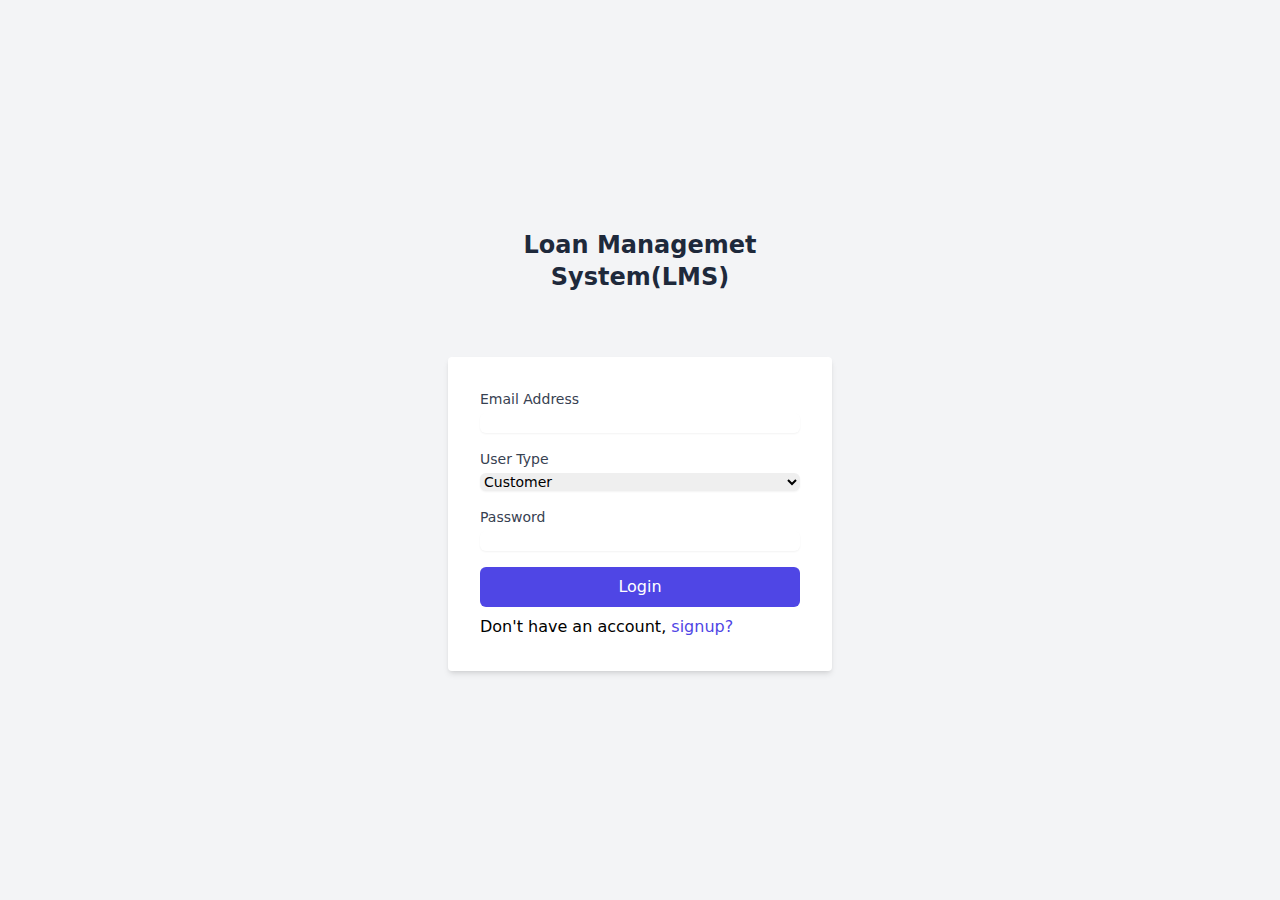
<file: dashboard/index.html>
<?php
include_once('./api/middleware.php');
session_start();
// If user is already logged in, redirect to dashboard
if (isset($_SESSION["user_id"])) {
    header("Location: ./Home");
    exit();
}
if(isset($_SESSION['error']) && !empty($_SESSION['error']) ){
    $error = 'block';
    $_SESSION['error'] = '';
} else{
    $error = '';
}
?>
<!DOCTYPE html>
<html lang="en">
<head>
    <meta charset="UTF-8">
    <meta name="viewport" content="width=device-width, initial-scale=1.0">
    <title>Login</title>
    <script src="../tailwind.js"></script>
    <script src="../js/sweetalert2.js"></script>
    <script src="../js/SnoawForms.js"></script>
</head>
<body class="bg-gray-100 flex items-center flex-col justify-center h-screen">

        <h2 class="text-2xl font-bold mb-4 text-center text-slate-800">Loan Managemet <br/>System(LMS)</h2>
        <br />
        <br />
    <div class="bg-white p-8 rounded shadow-md w-96">
        <h2 class="text-2xl font-bold mb-4 hidden">Login</h2>
        <form action="./php/login.php" method="POST">
            <div hidden class="text-red-700 bg-red-100 p-2 border <?=$error?> border-red-300 mb-4">
                Invalid email or password
            </div>
            <div class="mb-4">
                <label for="email" class="block text-sm font-medium text-gray-700">Email Address</label>
                <input type="email" id="email" name="email" class="mt-1 focus:ring-indigo-500 focus:border-indigo-500 block w-full shadow-sm sm:text-sm border-gray-300 rounded-md">
            </div>
            <div class="mb-4">
                <label for="type" class="block text-sm font-medium text-gray-700">User Type</label>
                <select id="type" name="type" class="mt-1 focus:ring-indigo-500 focus:border-indigo-500 block w-full shadow-sm sm:text-sm border-gray-300 rounded-md">
                    <option value="customers">Customer</option>
                    <option value="admins">Admin</option>
                </select>
            </div>
            <div class="mb-4">
                <label for="password" class="block text-sm font-medium text-gray-700">Password</label>
                <input type="password" id="password" name="password" class="mt-1 focus:ring-indigo-500 focus:border-indigo-500 block w-full shadow-sm sm:text-sm border-gray-300 rounded-md">
            </div>
            <button type="submit" class="w-full bg-indigo-600 text-white py-2 px-4 rounded-md hover:bg-indigo-700 focus:outline-none focus:ring-2 focus:ring-offset-2 focus:ring-indigo-500">Login</button>
            <span class="mt-2 block cursor-pointer">Don't have an account, <a href="signup.html" onclick="alerlt('Kindly contact website admin for an account!')" class="text-indigo-600">signup?</a></span>
        </form>
    </div>
    <script>
    </script>
</body>
</html>
</file>
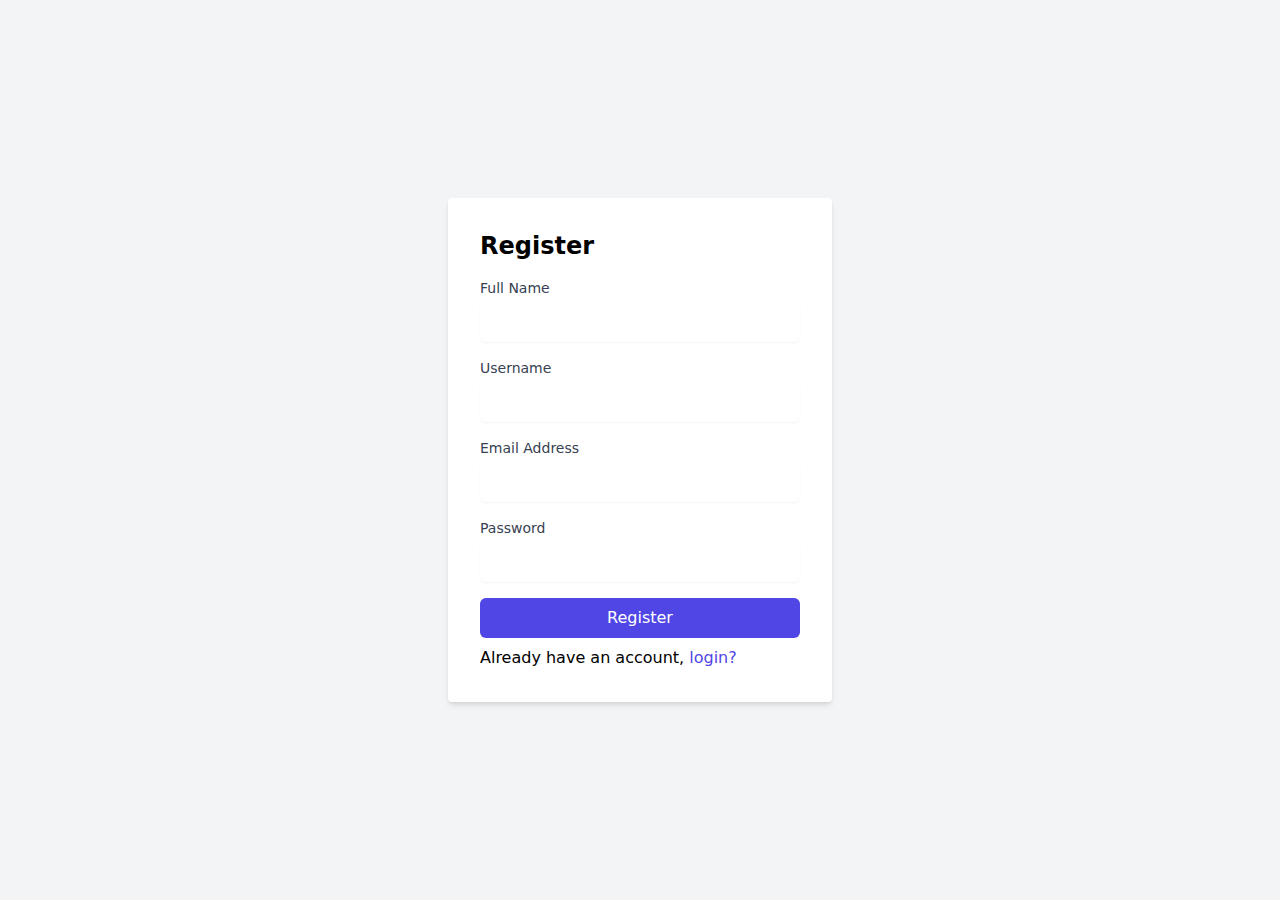
<file: dashboard/signup.html>
<?php
session_start();

// If user is already logged in, redirect to dashboard
if (isset($_SESSION["user_id"])) {
    header("Location: user.html");
    exit();
}
?>
<!DOCTYPE html>
<html lang="en">
<head>
    <meta charset="UTF-8">
    <meta name="viewport" content="width=device-width, initial-scale=1.0">
    <title>Register</title>
    <style>
        input.mt-1{
            outline: none;
            padding: 10px !important;
        }
    </style>
    <script src="../tailwind.js"></script>
</head>
<body class="bg-gray-100 flex items-center justify-center h-screen">
    <div class="bg-white p-8 rounded shadow-md w-96">
        <h2 class="text-2xl font-bold mb-4">Register</h2>
        <form action="./php/signup.php" method="POST" enctype="multipart/form-data">
            <div class="mb-4">
                <label for="full_name" class="block text-sm font-medium text-gray-700">Full Name</label>
                <input type="text" id="full_name" name="full_name" class="mt-1 focus:ring-indigo-500 focus:border-indigo-500 block w-full shadow-sm sm:text-sm border-gray-300 rounded-md">
            </div>
            <div class="mb-4">
                <label for="username" class="block text-sm font-medium text-gray-700">Username</label>
                <input type="text" id="username" name="username" class="mt-1 focus:ring-indigo-500 focus:border-indigo-500 block w-full shadow-sm sm:text-sm border-gray-300 rounded-md">
            </div>
            <div class="mb-4">
                <label for="email" class="block text-sm font-medium text-gray-700">Email Address</label>
                <input type="email" id="email" name="email" class="mt-1 focus:ring-indigo-500 focus:border-indigo-500 block w-full shadow-sm sm:text-sm border-gray-300 rounded-md">
            </div>
            <div class="mb-4">
                <label for="password" class="block text-sm font-medium text-gray-700">Password</label>
                <input type="password" id="password" name="password" class="mt-1 focus:ring-indigo-500 focus:border-indigo-500 block w-full shadow-sm sm:text-sm border-gray-300 rounded-md">
            </div>
            <button type="submit" class="w-full bg-indigo-600 text-white py-2 px-4 rounded-md hover:bg-indigo-700 focus:outline-none focus:ring-2 focus:ring-offset-2 focus:ring-indigo-500">Register</button>
            <span class="mt-2 block">Already have an account, <a href="./" class="text-indigo-600">login?</a></span>
        </form>
    </div>
</body>
</html>
</file>
